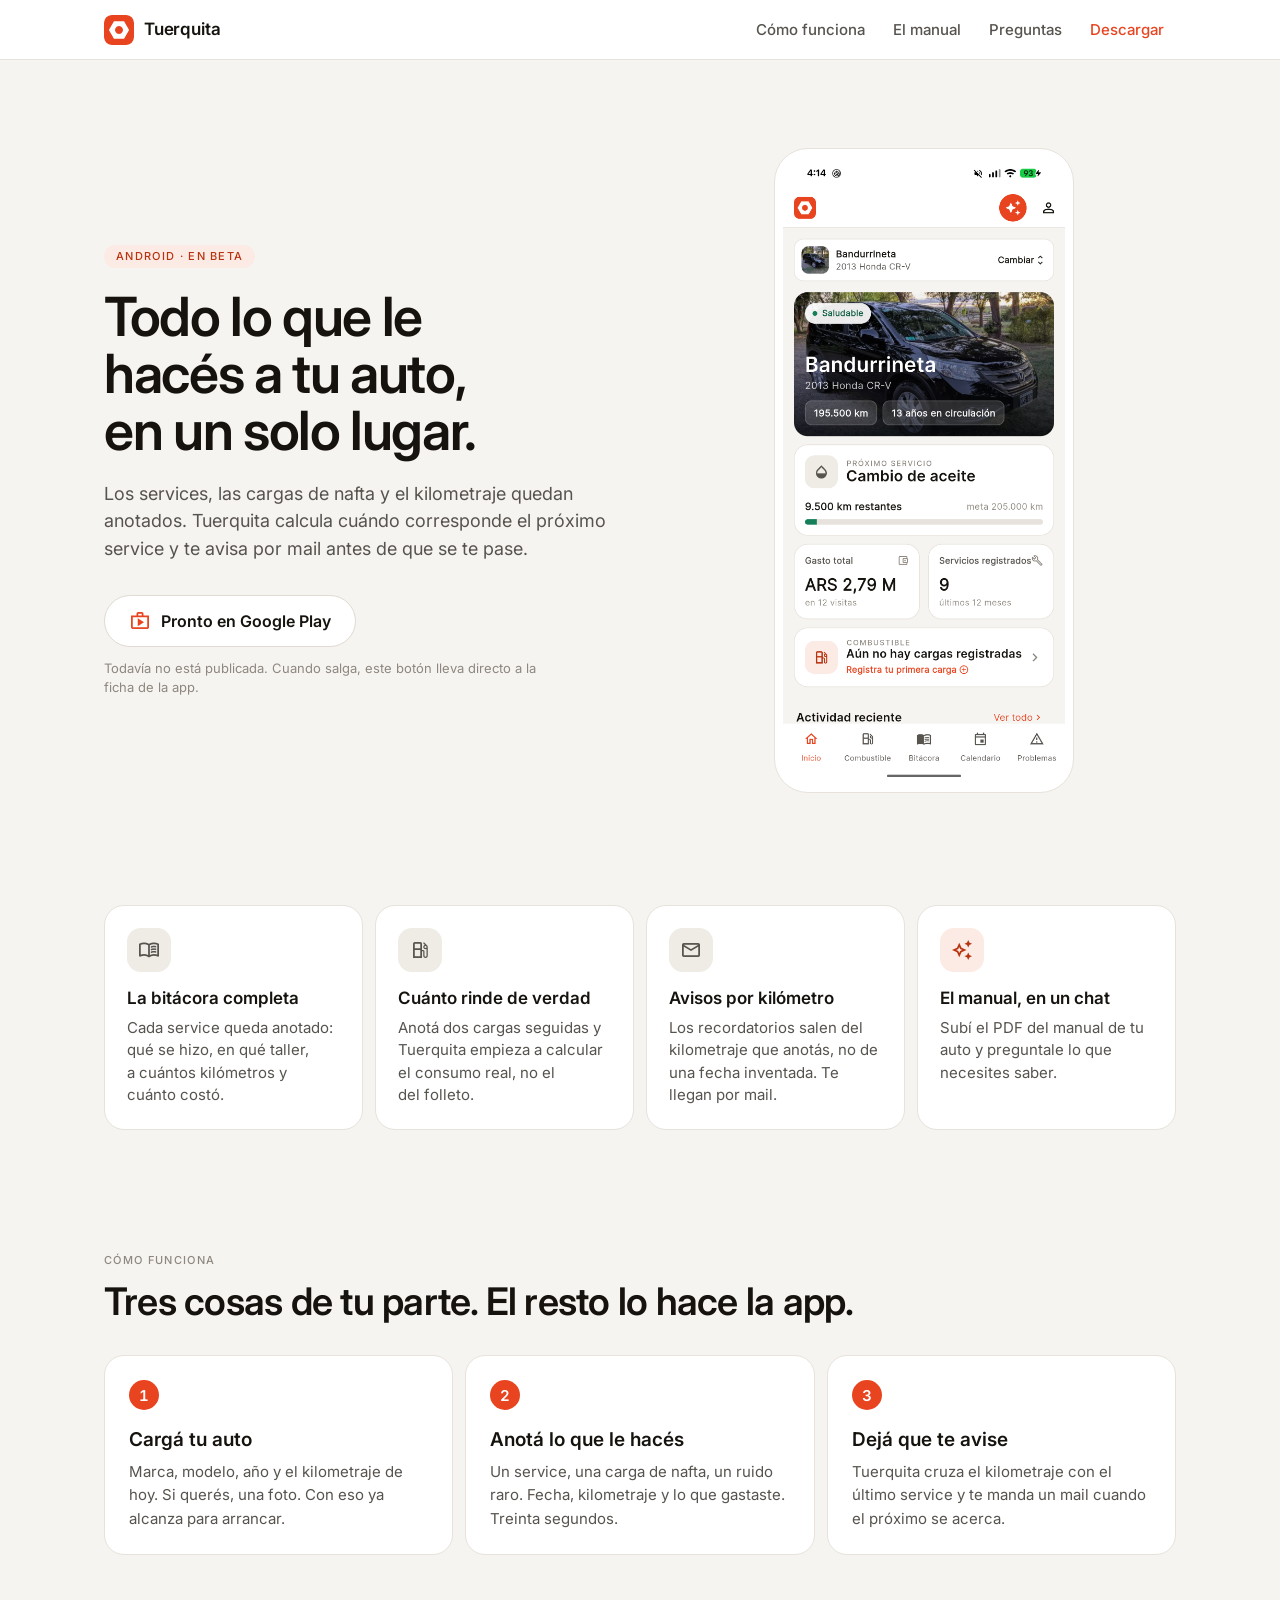
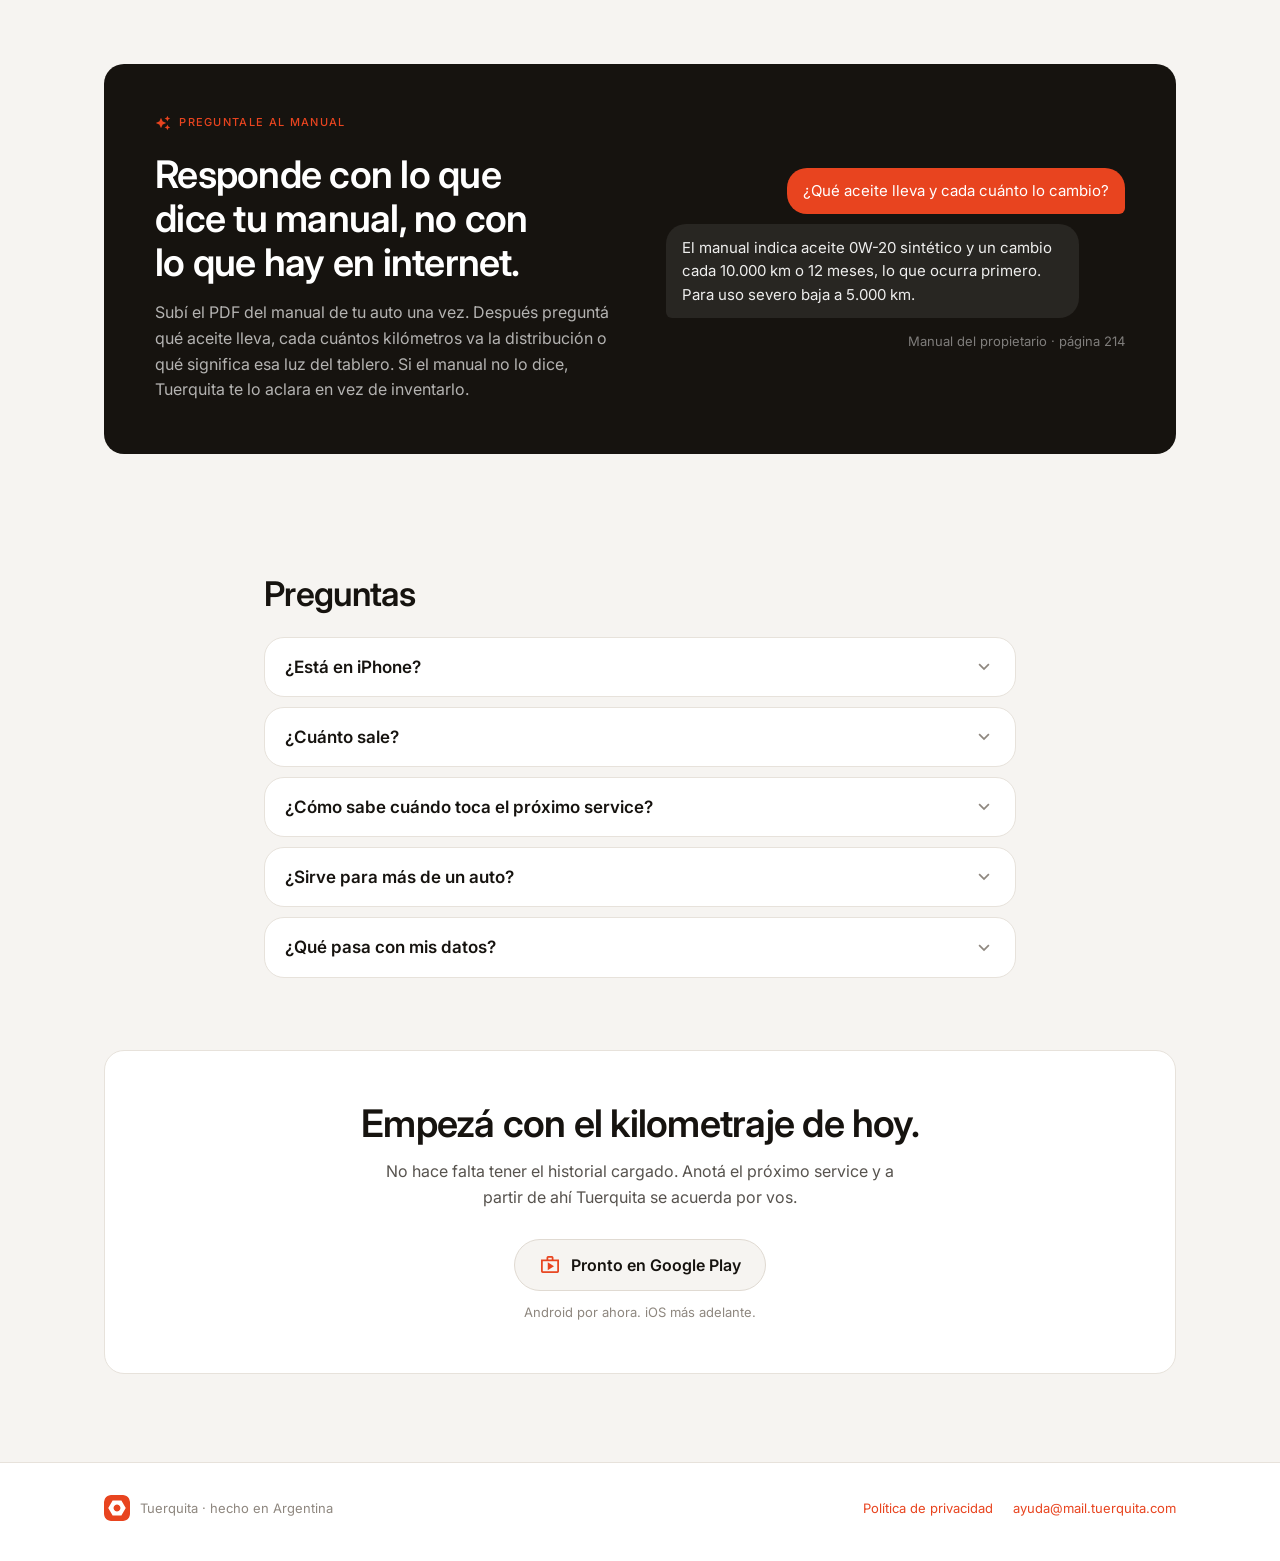
<file: index.html>
<!DOCTYPE html>
<html lang="es-AR">
<head>
<meta charset="utf-8">
<meta name="viewport" content="width=device-width, initial-scale=1">
<title>Tuerquita — el mantenimiento de tu auto, en un solo lugar</title>
<meta name="description" content="Tuerquita anota los services, las cargas de nafta y el kilometraje de tu auto, te avisa por mail cuándo corresponde el próximo service y responde tus dudas con el manual que subís vos. App para Android.">
<link rel="canonical" href="https://tuerquita.com/">
<meta property="og:type" content="website">
<meta property="og:site_name" content="Tuerquita">
<meta property="og:title" content="Tuerquita — el mantenimiento de tu auto, en un solo lugar">
<meta property="og:description" content="Tuerquita anota los services, las cargas de nafta y el kilometraje de tu auto, te avisa por mail cuándo corresponde el próximo service y responde tus dudas con el manual que subís vos. App para Android.">
<meta property="og:image" content="https://tuerquita.com/assets/app_icon.png">
<meta property="og:locale" content="es_AR">
<meta name="twitter:card" content="summary">
<meta name="theme-color" content="#E8441F">
<link rel="icon" href="assets/logo.svg">
<link rel="apple-touch-icon" href="assets/app_icon.png">
<link rel="stylesheet" href="css/styles.css">
<style>
  html { scroll-behavior: smooth; }
  body { margin: 0; background: var(--bg-page); color: var(--text-primary); font-family: var(--font-sans); -webkit-font-smoothing: antialiased; }
  a { color: var(--text-link); text-decoration: none; }
  a:hover { color: var(--tq-brand-pressed); }
  img { max-width: 100%; }
  nav a:hover, footer a:hover { color: var(--tq-brand-pressed); }
  [data-faq] > div:first-child:hover { background: var(--tq-canvas); }
  [data-cta="play"] a:hover { background: var(--action-primary-bg-pressed); color: var(--action-primary-fg); }
</style>
</head>
<body>
<div style="min-height: 100vh; background: var(--bg-page)">

  <header style="position: sticky; top: 0; z-index: 20; background: var(--surface-card); border-bottom: 1px solid var(--border-default)">
    <div style="max-width: 1120px; margin: 0 auto; padding: 12px 24px; display: flex; align-items: center; justify-content: space-between; gap: 24px">
      <a href="#" style="display: flex; align-items: center; gap: 10px; color: var(--text-primary)">
        <img src="assets/logo.svg" alt="Tuerquita" style="width: 30px; height: 30px; border-radius: 8px; display: block">
        <span style="font: 600 17px/1 var(--font-sans); letter-spacing: -0.01em">Tuerquita</span>
      </a>
      <nav style="display: flex; align-items: center; gap: 4px; flex-wrap: wrap; justify-content: flex-end">
        <a href="#funciona" style="padding: 10px 12px; font: 500 15px/1 var(--font-sans); color: var(--text-secondary)">Cómo funciona</a>
        <a href="#manual" style="padding: 10px 12px; font: 500 15px/1 var(--font-sans); color: var(--text-secondary)">El manual</a>
        <a href="#preguntas" style="padding: 10px 12px; font: 500 15px/1 var(--font-sans); color: var(--text-secondary)">Preguntas</a>
        <a href="#descargar" style="padding: 10px 12px; font: 500 15px/1 var(--font-sans); color: var(--text-link)">Descargar</a>
      </nav>
    </div>
  </header>

  <section style="max-width: 1120px; margin: 0 auto; padding: clamp(40px, 7vw, 88px) 24px clamp(32px, 5vw, 64px)">
    <div style="display: grid; grid-template-columns: repeat(auto-fit, minmax(320px, 1fr)); gap: clamp(32px, 5vw, 72px); align-items: center">
      <div>
        <div style="display: inline-flex; align-items: center; gap: 8px; background: var(--tq-brand-tint); color: var(--tint-attention-fg); border-radius: var(--radius-full); padding: 6px 12px; font: 500 11px/1 var(--font-sans); text-transform: uppercase; letter-spacing: 0.12em">Android · en beta</div>
        <h1 style="margin: 20px 0 0; font: 600 clamp(34px, 5.4vw, 54px)/1.06 var(--font-sans); letter-spacing: -0.025em; text-wrap: balance">Todo lo que le hacés a tu auto, en un solo lugar.</h1>
        <p style="margin: 20px 0 0; max-width: 30em; font: 400 clamp(16px, 1.6vw, 18px)/1.55 var(--font-sans); color: var(--text-secondary); text-wrap: pretty">Los services, las cargas de nafta y el kilometraje quedan anotados. Tuerquita calcula cuándo corresponde el próximo service y te avisa por mail antes de que se te pase.</p>
        <div style="margin-top: 32px; display: flex; flex-direction: column; align-items: flex-start; gap: 12px">
          <div data-cta="play" style="display: none">
            <a href="#" data-play-link target="_blank" rel="noopener" style="display: inline-flex; align-items: center; gap: 10px; min-height: 52px; padding: 0 24px; border-radius: var(--radius-full); background: var(--action-primary-bg); color: var(--action-primary-fg); font: 600 16px/1 var(--font-sans)">
              <span class="tq-icon" aria-hidden="true" style="font-family: 'Material Symbols Outlined'; font-size: 22px; line-height: 1">shop</span>Descargar en Google Play</a>
            <p style="margin: 0; font: 400 13px/1.45 var(--font-sans); color: var(--text-tertiary)">Gratis mientras esté en beta. Para Android 8 o más nuevo.</p>
          </div>
          <div data-cta="soon" style="display: contents">
            <div style="display: inline-flex; align-items: center; gap: 10px; min-height: 52px; padding: 0 24px; border-radius: var(--radius-full); background: var(--surface-card); border: 1px solid var(--action-secondary-border); color: var(--text-primary); font: 600 16px/1 var(--font-sans)">
              <span class="tq-icon" aria-hidden="true" style="font-family: 'Material Symbols Outlined'; font-size: 22px; line-height: 1; color: var(--tq-brand)">shop</span>Pronto en Google Play</div>
            <p style="margin: 0; max-width: 34em; font: 400 13px/1.45 var(--font-sans); color: var(--text-tertiary); text-wrap: pretty">Todavía no está publicada. Cuando salga, este botón lleva directo a la ficha de la app.</p>
          </div>
        </div>
      </div>
      <div style="display: flex; justify-content: center">
        <div style="width: min(300px, 78vw); border: 1px solid var(--border-default); border-radius: 34px; padding: 8px; background: var(--surface-card)">
          <img src="assets/screen-inicio.png" alt="Pantalla de inicio de Tuerquita con el auto, el próximo service y los gastos" style="display: block; width: 100%; border-radius: 26px">
        </div>
      </div>
    </div>
  </section>

  <section style="max-width: 1120px; margin: 0 auto; padding: clamp(24px, 4vw, 48px) 24px">
    <div style="display: grid; grid-template-columns: repeat(auto-fit, minmax(250px, 1fr)); gap: 12px">
      <div style="background: var(--surface-card); border: 1px solid var(--border-default); border-radius: var(--radius-lg); padding: 22px">
        <div style="width: 44px; height: 44px; border-radius: var(--radius-md); background: var(--tile-bg); display: grid; place-items: center">
          <span class="tq-icon" aria-hidden="true" style="font-family: 'Material Symbols Outlined'; font-size: 22px; color: var(--tile-fg)">menu_book</span>
        </div>
        <h3 style="margin: 16px 0 0; font: 600 17px/1.25 var(--font-sans)">La bitácora completa</h3>
        <p style="margin: 8px 0 0; font: 400 15px/1.5 var(--font-sans); color: var(--text-secondary); text-wrap: pretty">Cada service queda anotado: qué se hizo, en qué taller, a cuántos kilómetros y cuánto costó.</p>
      </div>
      <div style="background: var(--surface-card); border: 1px solid var(--border-default); border-radius: var(--radius-lg); padding: 22px">
        <div style="width: 44px; height: 44px; border-radius: var(--radius-md); background: var(--tile-bg); display: grid; place-items: center">
          <span class="tq-icon" aria-hidden="true" style="font-family: 'Material Symbols Outlined'; font-size: 22px; color: var(--tile-fg)">local_gas_station</span>
        </div>
        <h3 style="margin: 16px 0 0; font: 600 17px/1.25 var(--font-sans)">Cuánto rinde de verdad</h3>
        <p style="margin: 8px 0 0; font: 400 15px/1.5 var(--font-sans); color: var(--text-secondary); text-wrap: pretty">Anotá dos cargas seguidas y Tuerquita empieza a calcular el consumo real, no el del folleto.</p>
      </div>
      <div style="background: var(--surface-card); border: 1px solid var(--border-default); border-radius: var(--radius-lg); padding: 22px">
        <div style="width: 44px; height: 44px; border-radius: var(--radius-md); background: var(--tile-bg); display: grid; place-items: center">
          <span class="tq-icon" aria-hidden="true" style="font-family: 'Material Symbols Outlined'; font-size: 22px; color: var(--tile-fg)">mail</span>
        </div>
        <h3 style="margin: 16px 0 0; font: 600 17px/1.25 var(--font-sans)">Avisos por kilómetro</h3>
        <p style="margin: 8px 0 0; font: 400 15px/1.5 var(--font-sans); color: var(--text-secondary); text-wrap: pretty">Los recordatorios salen del kilometraje que anotás, no de una fecha inventada. Te llegan por mail.</p>
      </div>
      <div style="background: var(--surface-card); border: 1px solid var(--border-default); border-radius: var(--radius-lg); padding: 22px">
        <div style="width: 44px; height: 44px; border-radius: var(--radius-md); background: var(--tint-attention); display: grid; place-items: center">
          <span class="tq-icon" aria-hidden="true" style="font-family: 'Material Symbols Outlined'; font-size: 22px; color: var(--tint-attention-fg)">auto_awesome</span>
        </div>
        <h3 style="margin: 16px 0 0; font: 600 17px/1.25 var(--font-sans)">El manual, en un chat</h3>
        <p style="margin: 8px 0 0; font: 400 15px/1.5 var(--font-sans); color: var(--text-secondary); text-wrap: pretty">Subí el PDF del manual de tu auto y preguntale lo que necesites saber.</p>
      </div>
    </div>
  </section>

  <section id="funciona" style="max-width: 1120px; margin: 0 auto; padding: clamp(40px, 6vw, 80px) 24px">
    <p style="margin: 0; font: 500 11px/1 var(--font-sans); text-transform: uppercase; letter-spacing: 0.12em; color: var(--text-tertiary)">Cómo funciona</p>
    <h2 style="margin: 14px 0 0; max-width: 22em; font: 600 clamp(26px, 3.4vw, 38px)/1.15 var(--font-sans); letter-spacing: -0.02em; text-wrap: balance">Tres cosas de tu parte. El resto lo hace la app.</h2>
    <div style="margin-top: 32px; display: grid; grid-template-columns: repeat(auto-fit, minmax(260px, 1fr)); gap: 12px">
      <div style="background: var(--surface-card); border: 1px solid var(--border-default); border-radius: var(--radius-lg); padding: 24px">
        <span style="display: inline-grid; place-items: center; width: 30px; height: 30px; border-radius: var(--radius-full); background: var(--tq-brand); color: var(--action-primary-fg); font: 600 15px/1 var(--font-sans); font-variant-numeric: tabular-nums">1</span>
        <h3 style="margin: 18px 0 0; font: 600 19px/1.25 var(--font-sans)">Cargá tu auto</h3>
        <p style="margin: 8px 0 0; font: 400 15px/1.55 var(--font-sans); color: var(--text-secondary); text-wrap: pretty">Marca, modelo, año y el kilometraje de hoy. Si querés, una foto. Con eso ya alcanza para arrancar.</p>
      </div>
      <div style="background: var(--surface-card); border: 1px solid var(--border-default); border-radius: var(--radius-lg); padding: 24px">
        <span style="display: inline-grid; place-items: center; width: 30px; height: 30px; border-radius: var(--radius-full); background: var(--tq-brand); color: var(--action-primary-fg); font: 600 15px/1 var(--font-sans); font-variant-numeric: tabular-nums">2</span>
        <h3 style="margin: 18px 0 0; font: 600 19px/1.25 var(--font-sans)">Anotá lo que le hacés</h3>
        <p style="margin: 8px 0 0; font: 400 15px/1.55 var(--font-sans); color: var(--text-secondary); text-wrap: pretty">Un service, una carga de nafta, un ruido raro. Fecha, kilometraje y lo que gastaste. Treinta segundos.</p>
      </div>
      <div style="background: var(--surface-card); border: 1px solid var(--border-default); border-radius: var(--radius-lg); padding: 24px">
        <span style="display: inline-grid; place-items: center; width: 30px; height: 30px; border-radius: var(--radius-full); background: var(--tq-brand); color: var(--action-primary-fg); font: 600 15px/1 var(--font-sans); font-variant-numeric: tabular-nums">3</span>
        <h3 style="margin: 18px 0 0; font: 600 19px/1.25 var(--font-sans)">Dejá que te avise</h3>
        <p style="margin: 8px 0 0; font: 400 15px/1.55 var(--font-sans); color: var(--text-secondary); text-wrap: pretty">Tuerquita cruza el kilometraje con el último service y te manda un mail cuando el próximo se acerca.</p>
      </div>
    </div>
  </section>

  <section id="manual" style="max-width: 1120px; margin: 0 auto; padding: clamp(16px, 3vw, 32px) 24px clamp(40px, 6vw, 72px)">
    <div style="background: var(--surface-inverse); border-radius: var(--radius-lg); padding: clamp(28px, 4vw, 56px); display: grid; grid-template-columns: repeat(auto-fit, minmax(280px, 1fr)); gap: clamp(28px, 4vw, 56px); align-items: center">
      <div>
        <div style="display: inline-flex; align-items: center; gap: 8px; color: var(--tq-brand); font: 500 11px/1 var(--font-sans); text-transform: uppercase; letter-spacing: 0.12em">
          <span class="tq-icon" aria-hidden="true" style="font-family: 'Material Symbols Outlined'; font-size: 16px; font-variation-settings: 'FILL' 1">auto_awesome</span>Preguntale al manual</div>
        <h2 style="margin: 16px 0 0; color: #FFFFFF; font: 600 clamp(26px, 3.4vw, 38px)/1.15 var(--font-sans); letter-spacing: -0.02em; text-wrap: balance">Responde con lo que dice tu manual, no con lo que hay en internet.</h2>
        <p style="margin: 16px 0 0; max-width: 30em; font: 400 16px/1.6 var(--font-sans); color: rgba(255,255,255,.68); text-wrap: pretty">Subí el PDF del manual de tu auto una vez. Después preguntá qué aceite lleva, cada cuántos kilómetros va la distribución o qué significa esa luz del tablero. Si el manual no lo dice, Tuerquita te lo aclara en vez de inventarlo.</p>
      </div>
      <div style="display: flex; flex-direction: column; gap: 10px">
        <div style="align-self: flex-end; max-width: 84%; background: var(--tq-brand); color: #FFFFFF; border-radius: 20px 20px 6px 20px; padding: 12px 16px; font: 400 15px/1.5 var(--font-sans)">¿Qué aceite lleva y cada cuánto lo cambio?</div>
        <div style="align-self: flex-start; max-width: 90%; background: rgba(255,255,255,.08); color: rgba(255,255,255,.92); border-radius: 20px 20px 20px 6px; padding: 12px 16px; font: 400 15px/1.55 var(--font-sans)">El manual indica aceite 0W-20 sintético y un cambio cada 10.000 km o 12 meses, lo que ocurra primero. Para uso severo baja a 5.000 km.</div>
        <p style="margin: 4px 0 0; text-align: right; font: 400 13px/1.4 var(--font-sans); color: rgba(255,255,255,.45)">Manual del propietario · página 214</p>
      </div>
    </div>
  </section>

  <section id="preguntas" style="max-width: 800px; margin: 0 auto; padding: clamp(24px, 4vw, 48px) 24px clamp(40px, 6vw, 72px)">
    <h2 style="margin: 0 0 24px; font: 600 clamp(26px, 3.4vw, 34px)/1.15 var(--font-sans); letter-spacing: -0.02em">Preguntas</h2>
    <div style="display: flex; flex-direction: column; gap: 10px">

      <div data-faq="" style="background: var(--surface-card); border: 1px solid var(--border-default); border-radius: var(--radius-lg); overflow: hidden">
        <div style="display: flex; align-items: center; justify-content: space-between; gap: 16px; padding: 18px 20px; min-height: 44px; cursor: pointer">
          <span style="font: 600 17px/1.3 var(--font-sans)">¿Está en iPhone?</span>
          <span class="tq-icon" aria-hidden="true" style="font-family: 'Material Symbols Outlined'; font-size: 22px; color: var(--text-tertiary); transition: transform 180ms var(--ease-out); transform: rotate(0deg)">expand_more</span>
        </div>
        <div style="display: grid; grid-template-rows: 0fr; transition: grid-template-rows 180ms var(--ease-out)">
          <div style="overflow: hidden">
            <p style="margin: 0; border-top: 1px solid var(--border-default); padding: 14px 20px 18px; font: 400 15px/1.6 var(--font-sans); color: var(--text-secondary)">Todavía no. Tuerquita arrancó en Android y la versión para iOS está en camino, pero no hay fecha. Cuando exista, va a estar acá.</p>
          </div>
        </div>
      </div>

      <div data-faq="" style="background: var(--surface-card); border: 1px solid var(--border-default); border-radius: var(--radius-lg); overflow: hidden">
        <div style="display: flex; align-items: center; justify-content: space-between; gap: 16px; padding: 18px 20px; min-height: 44px; cursor: pointer">
          <span style="font: 600 17px/1.3 var(--font-sans)">¿Cuánto sale?</span>
          <span class="tq-icon" aria-hidden="true" style="font-family: 'Material Symbols Outlined'; font-size: 22px; color: var(--text-tertiary); transition: transform 180ms var(--ease-out); transform: rotate(0deg)">expand_more</span>
        </div>
        <div style="display: grid; grid-template-rows: 0fr; transition: grid-template-rows 180ms var(--ease-out)">
          <div style="overflow: hidden">
            <p style="margin: 0; border-top: 1px solid var(--border-default); padding: 14px 20px 18px; font: 400 15px/1.6 var(--font-sans); color: var(--text-secondary)">Nada mientras esté en beta. Más adelante va a haber un plan pago con funciones extra, y el historial que hayas cargado hasta entonces sigue siendo tuyo y accesible.</p>
          </div>
        </div>
      </div>

      <div data-faq="" style="background: var(--surface-card); border: 1px solid var(--border-default); border-radius: var(--radius-lg); overflow: hidden">
        <div style="display: flex; align-items: center; justify-content: space-between; gap: 16px; padding: 18px 20px; min-height: 44px; cursor: pointer">
          <span style="font: 600 17px/1.3 var(--font-sans)">¿Cómo sabe cuándo toca el próximo service?</span>
          <span class="tq-icon" aria-hidden="true" style="font-family: 'Material Symbols Outlined'; font-size: 22px; color: var(--text-tertiary); transition: transform 180ms var(--ease-out); transform: rotate(0deg)">expand_more</span>
        </div>
        <div style="display: grid; grid-template-rows: 0fr; transition: grid-template-rows 180ms var(--ease-out)">
          <div style="overflow: hidden">
            <p style="margin: 0; border-top: 1px solid var(--border-default); padding: 14px 20px 18px; font: 400 15px/1.6 var(--font-sans); color: var(--text-secondary)">Por el kilometraje. Cada vez que anotás una carga o un service actualizás el odómetro, y Tuerquita compara contra el intervalo del service anterior. Cuando falta poco, te llega un mail.</p>
          </div>
        </div>
      </div>

      <div data-faq="" style="background: var(--surface-card); border: 1px solid var(--border-default); border-radius: var(--radius-lg); overflow: hidden">
        <div style="display: flex; align-items: center; justify-content: space-between; gap: 16px; padding: 18px 20px; min-height: 44px; cursor: pointer">
          <span style="font: 600 17px/1.3 var(--font-sans)">¿Sirve para más de un auto?</span>
          <span class="tq-icon" aria-hidden="true" style="font-family: 'Material Symbols Outlined'; font-size: 22px; color: var(--text-tertiary); transition: transform 180ms var(--ease-out); transform: rotate(0deg)">expand_more</span>
        </div>
        <div style="display: grid; grid-template-rows: 0fr; transition: grid-template-rows 180ms var(--ease-out)">
          <div style="overflow: hidden">
            <p style="margin: 0; border-top: 1px solid var(--border-default); padding: 14px 20px 18px; font: 400 15px/1.6 var(--font-sans); color: var(--text-secondary)">Sí. Podés tener varios autos y cambiar de uno a otro desde arriba de cada pantalla. Cada uno lleva su propia bitácora, sus cargas y sus recordatorios.</p>
          </div>
        </div>
      </div>

      <div data-faq="" style="background: var(--surface-card); border: 1px solid var(--border-default); border-radius: var(--radius-lg); overflow: hidden">
        <div style="display: flex; align-items: center; justify-content: space-between; gap: 16px; padding: 18px 20px; min-height: 44px; cursor: pointer">
          <span style="font: 600 17px/1.3 var(--font-sans)">¿Qué pasa con mis datos?</span>
          <span class="tq-icon" aria-hidden="true" style="font-family: 'Material Symbols Outlined'; font-size: 22px; color: var(--text-tertiary); transition: transform 180ms var(--ease-out); transform: rotate(0deg)">expand_more</span>
        </div>
        <div style="display: grid; grid-template-rows: 0fr; transition: grid-template-rows 180ms var(--ease-out)">
          <div style="overflow: hidden">
            <p style="margin: 0; border-top: 1px solid var(--border-default); padding: 14px 20px 18px; font: 400 15px/1.6 var(--font-sans); color: var(--text-secondary)">No se venden ni se comparten con anunciantes. No hay publicidad ni rastreo de terceros. Están para que la app funcione y nada más. Está todo explicado en la <a href="privacidad.html">política de privacidad</a>.</p>
          </div>
        </div>
      </div>

    </div>
  </section>

  <section id="descargar" style="max-width: 1120px; margin: 0 auto; padding: 0 24px clamp(48px, 7vw, 88px)">
    <div style="background: var(--surface-card); border: 1px solid var(--border-default); border-radius: var(--radius-lg); padding: clamp(28px, 4vw, 56px); text-align: center">
      <h2 style="margin: 0 auto; max-width: 20em; font: 600 clamp(26px, 3.4vw, 38px)/1.15 var(--font-sans); letter-spacing: -0.02em; text-wrap: balance">Empezá con el kilometraje de hoy.</h2>
      <p style="margin: 14px auto 0; max-width: 34em; font: 400 16px/1.6 var(--font-sans); color: var(--text-secondary); text-wrap: pretty">No hace falta tener el historial cargado. Anotá el próximo service y a partir de ahí Tuerquita se acuerda por vos.</p>
      <div style="margin-top: 28px; display: flex; flex-direction: column; align-items: center; gap: 12px">
        <div data-cta="play" style="display: none">
          <a href="#" data-play-link target="_blank" rel="noopener" style="display: inline-flex; align-items: center; gap: 10px; min-height: 52px; padding: 0 24px; border-radius: var(--radius-full); background: var(--action-primary-bg); color: var(--action-primary-fg); font: 600 16px/1 var(--font-sans)">
            <span class="tq-icon" aria-hidden="true" style="font-family: 'Material Symbols Outlined'; font-size: 22px; line-height: 1">shop</span>Descargar en Google Play</a>
        </div>
        <div data-cta="soon" style="display: contents">
          <div style="display: inline-flex; align-items: center; gap: 10px; min-height: 52px; padding: 0 24px; border-radius: var(--radius-full); background: var(--tq-canvas); border: 1px solid var(--action-secondary-border); color: var(--text-primary); font: 600 16px/1 var(--font-sans)">
            <span class="tq-icon" aria-hidden="true" style="font-family: 'Material Symbols Outlined'; font-size: 22px; line-height: 1; color: var(--tq-brand)">shop</span>Pronto en Google Play</div>
        </div>
        <p style="margin: 0; font: 400 13px/1.45 var(--font-sans); color: var(--text-tertiary)">Android por ahora. iOS más adelante.</p>
      </div>
    </div>
  </section>

  <footer style="border-top: 1px solid var(--border-default); background: var(--surface-card)">
    <div style="max-width: 1120px; margin: 0 auto; padding: 32px 24px 40px; display: flex; flex-wrap: wrap; gap: 24px; align-items: center; justify-content: space-between">
      <div style="display: flex; align-items: center; gap: 10px">
        <img src="assets/logo.svg" alt="" style="width: 26px; height: 26px; border-radius: 7px; display: block">
        <span style="font: 400 13px/1.4 var(--font-sans); color: var(--text-tertiary)">Tuerquita · hecho en Argentina</span>
      </div>
      <div style="display: flex; flex-wrap: wrap; gap: 20px; align-items: center">
        <a href="privacidad.html" style="font: 400 13px/1.4 var(--font-sans)">Política de privacidad</a>
        <a href="mailto:ayuda@mail.tuerquita.com" style="font: 400 13px/1.4 var(--font-sans)">ayuda@mail.tuerquita.com</a>
      </div>
    </div>
  </footer>

</div>
<script src="app.js"></script>
</body>
</html>
</file>
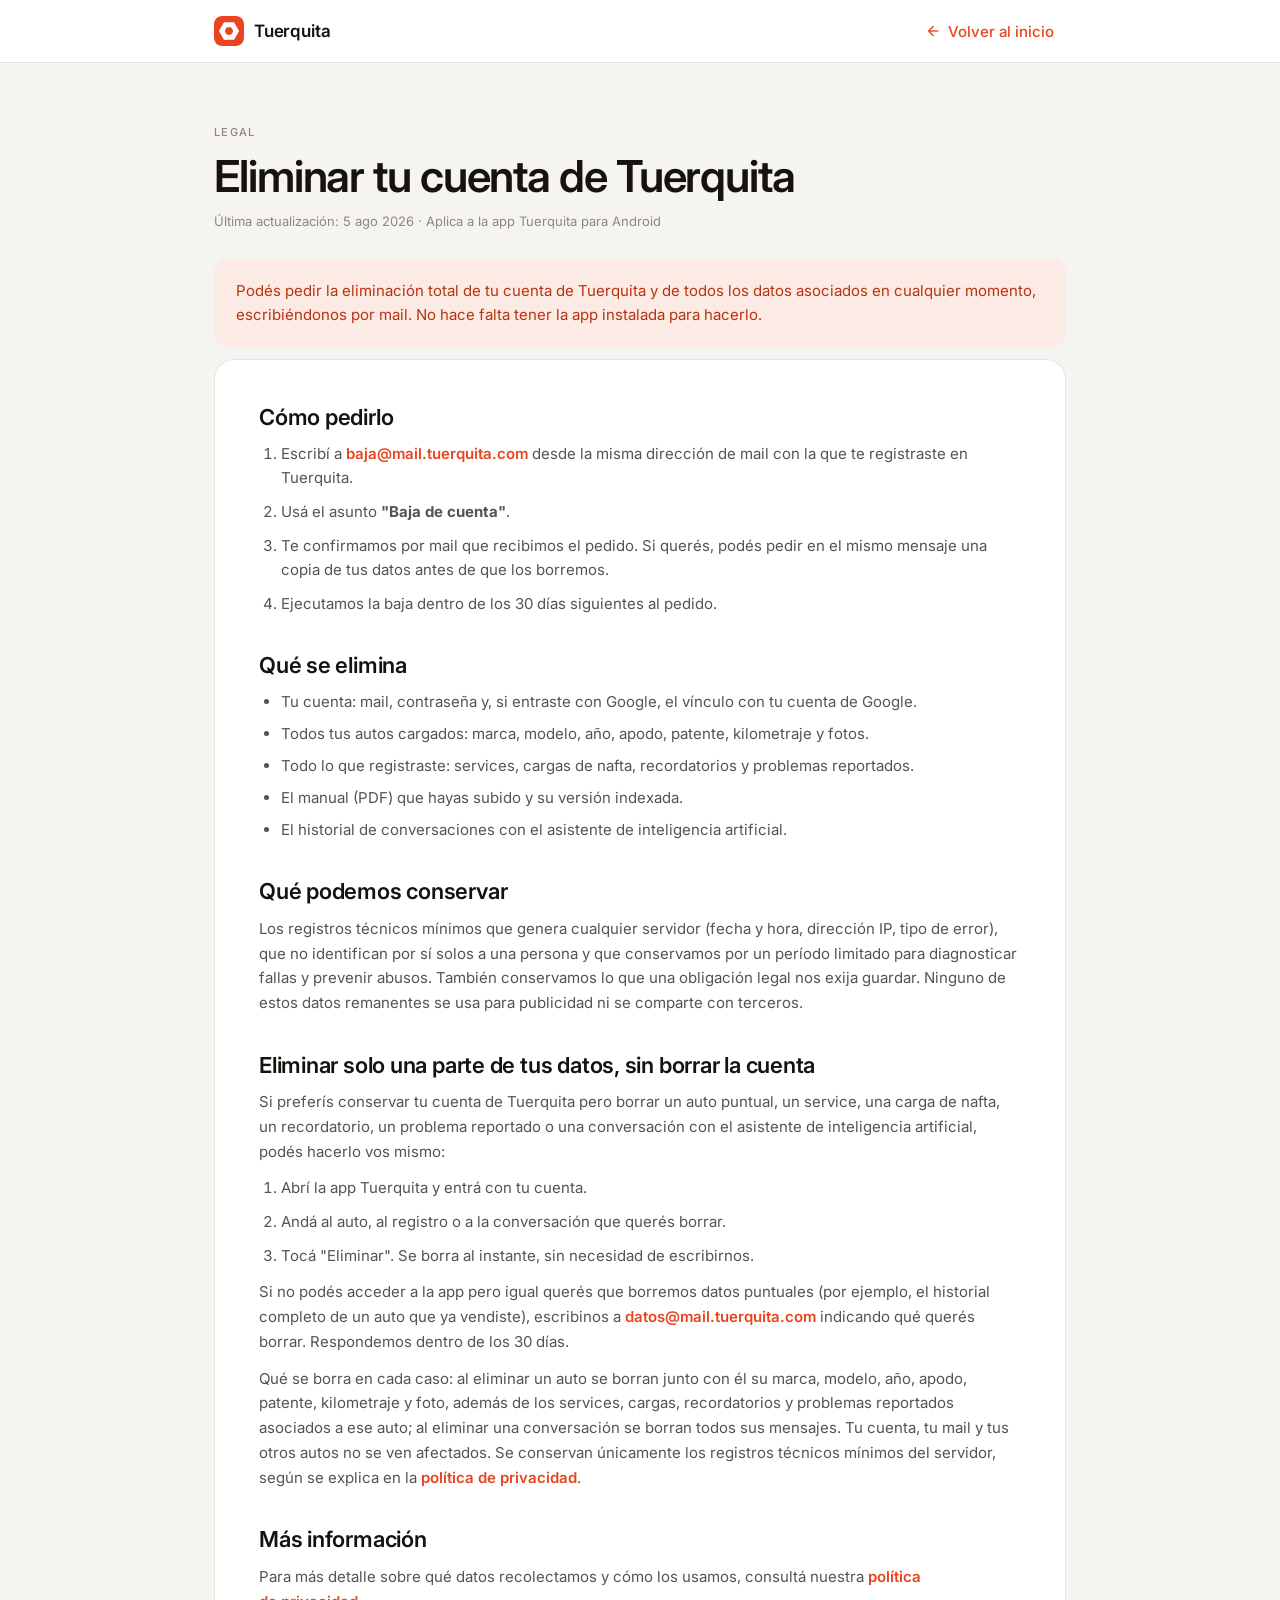
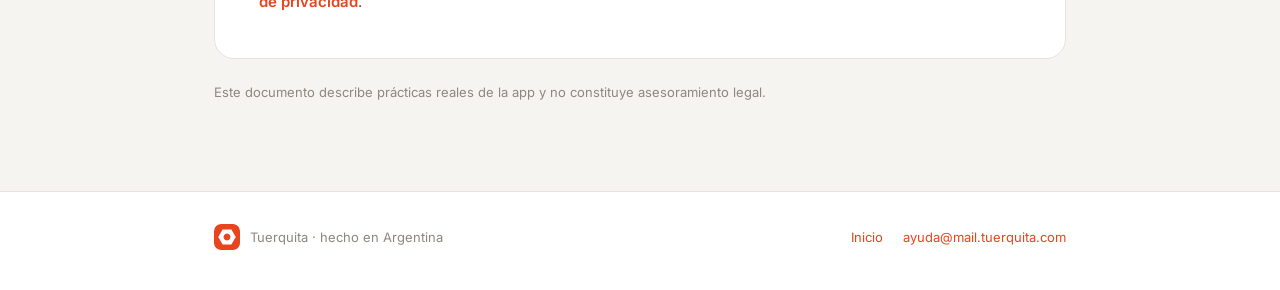
<file: eliminar-cuenta.html>
<!DOCTYPE html>
<html lang="es-AR">
<head>
<meta charset="utf-8">
<meta name="viewport" content="width=device-width, initial-scale=1">
<title>Eliminar cuenta — Tuerquita</title>
<meta name="description" content="Cómo pedir que se elimine tu cuenta de Tuerquita y qué pasa con tus datos al hacerlo.">
<link rel="canonical" href="https://tuerquita.com/eliminar-cuenta.html">
<meta property="og:type" content="website">
<meta property="og:site_name" content="Tuerquita">
<meta property="og:title" content="Eliminar cuenta — Tuerquita">
<meta property="og:description" content="Cómo pedir que se elimine tu cuenta de Tuerquita y qué pasa con tus datos al hacerlo.">
<meta property="og:image" content="https://tuerquita.com/assets/app_icon.png">
<meta property="og:locale" content="es_AR">
<meta name="twitter:card" content="summary">
<meta name="theme-color" content="#E8441F">
<link rel="icon" href="assets/logo.svg">
<link rel="apple-touch-icon" href="assets/app_icon.png">
<link rel="stylesheet" href="css/styles.css">
<style>
  html { scroll-behavior: smooth; }
  body { margin: 0; background: var(--bg-page); color: var(--text-primary); font-family: var(--font-sans); -webkit-font-smoothing: antialiased; }
  a { color: var(--text-link); text-decoration: none; }
  a:hover { color: var(--tq-brand-pressed); }
  img { max-width: 100%; }
  footer a:hover, header a:hover { color: var(--tq-brand-pressed); }
</style>
</head>
<body>
<div style="min-height: 100vh; background: var(--bg-page)">

  <header style="background: var(--surface-card); border-bottom: 1px solid var(--border-default)">
    <div style="max-width: 900px; margin: 0 auto; padding: 12px 24px; display: flex; align-items: center; justify-content: space-between; gap: 24px">
      <a href="index.html" style="display: flex; align-items: center; gap: 10px; color: var(--text-primary)">
        <img src="assets/logo.svg" alt="Tuerquita" style="width: 30px; height: 30px; border-radius: 8px; display: block">
        <span style="font: 600 17px/1 var(--font-sans); letter-spacing: -0.01em">Tuerquita</span>
      </a>
      <a href="index.html" style="display: inline-flex; align-items: center; gap: 6px; padding: 10px 12px; font: 500 15px/1 var(--font-sans)">
        <span class="tq-icon" aria-hidden="true" style="font-family: 'Material Symbols Outlined'; font-size: 18px">arrow_back</span>Volver al inicio</a>
    </div>
  </header>

  <main style="max-width: 900px; margin: 0 auto; padding: clamp(32px, 5vw, 64px) 24px clamp(48px, 7vw, 88px)">

    <p style="margin: 0; font: 500 11px/1 var(--font-sans); text-transform: uppercase; letter-spacing: 0.12em; color: var(--text-tertiary)">Legal</p>
    <h1 style="margin: 14px 0 0; font: 600 clamp(30px, 4.4vw, 44px)/1.1 var(--font-sans); letter-spacing: -0.025em">Eliminar tu cuenta de Tuerquita</h1>
    <p style="margin: 12px 0 0; font: 400 13px/1.4 var(--font-sans); color: var(--text-tertiary)">Última actualización: 5 ago 2026 · Aplica a la app Tuerquita para Android</p>

    <div style="margin-top: 28px; background: var(--tq-brand-tint); border-radius: var(--radius-md); padding: 20px 22px">
      <p style="margin: 0; font: 400 15px/1.6 var(--font-sans); color: var(--tint-attention-fg); text-wrap: pretty">Podés pedir la eliminación total de tu cuenta de Tuerquita y de todos los datos asociados en cualquier momento, escribiéndonos por mail. No hace falta tener la app instalada para hacerlo.</p>
    </div>

    <div style="margin-top: 12px; background: var(--surface-card); border: 1px solid var(--border-default); border-radius: var(--radius-lg); padding: clamp(24px, 4vw, 44px)">

      <h2 style="margin: 0; font: 600 22px/1.2 var(--font-sans); letter-spacing: -0.01em">Cómo pedirlo</h2>
      <ol style="margin: 12px 0 0; padding-left: 22px; display: flex; flex-direction: column; gap: 10px; font: 400 15px/1.6 var(--font-sans); color: var(--text-secondary)">
        <li>Escribí a <a href="mailto:baja@mail.tuerquita.com?subject=Baja%20de%20cuenta">baja@mail.tuerquita.com</a> desde la misma dirección de mail con la que te registraste en Tuerquita.</li>
        <li>Usá el asunto <strong>"Baja de cuenta"</strong>.</li>
        <li>Te confirmamos por mail que recibimos el pedido. Si querés, podés pedir en el mismo mensaje una copia de tus datos antes de que los borremos.</li>
        <li>Ejecutamos la baja dentro de los 30 días siguientes al pedido.</li>
      </ol>

      <h2 style="margin: 36px 0 0; font: 600 22px/1.2 var(--font-sans); letter-spacing: -0.01em">Qué se elimina</h2>
      <ul style="margin: 12px 0 0; padding-left: 22px; display: flex; flex-direction: column; gap: 8px; font: 400 15px/1.6 var(--font-sans); color: var(--text-secondary)">
        <li>Tu cuenta: mail, contraseña y, si entraste con Google, el vínculo con tu cuenta de Google.</li>
        <li>Todos tus autos cargados: marca, modelo, año, apodo, patente, kilometraje y fotos.</li>
        <li>Todo lo que registraste: services, cargas de nafta, recordatorios y problemas reportados.</li>
        <li>El manual (PDF) que hayas subido y su versión indexada.</li>
        <li>El historial de conversaciones con el asistente de inteligencia artificial.</li>
      </ul>

      <h2 style="margin: 36px 0 0; font: 600 22px/1.2 var(--font-sans); letter-spacing: -0.01em">Qué podemos conservar</h2>
      <p style="margin: 12px 0 0; font: 400 15px/1.65 var(--font-sans); color: var(--text-secondary); text-wrap: pretty">Los registros técnicos mínimos que genera cualquier servidor (fecha y hora, dirección IP, tipo de error), que no identifican por sí solos a una persona y que conservamos por un período limitado para diagnosticar fallas y prevenir abusos. También conservamos lo que una obligación legal nos exija guardar. Ninguno de estos datos remanentes se usa para publicidad ni se comparte con terceros.</p>

      <h2 id="datos" style="margin: 36px 0 0; font: 600 22px/1.2 var(--font-sans); letter-spacing: -0.01em">Eliminar solo una parte de tus datos, sin borrar la cuenta</h2>
      <p style="margin: 12px 0 0; font: 400 15px/1.65 var(--font-sans); color: var(--text-secondary); text-wrap: pretty">Si preferís conservar tu cuenta de Tuerquita pero borrar un auto puntual, un service, una carga de nafta, un recordatorio, un problema reportado o una conversación con el asistente de inteligencia artificial, podés hacerlo vos mismo:</p>
      <ol style="margin: 12px 0 0; padding-left: 22px; display: flex; flex-direction: column; gap: 10px; font: 400 15px/1.6 var(--font-sans); color: var(--text-secondary)">
        <li>Abrí la app Tuerquita y entrá con tu cuenta.</li>
        <li>Andá al auto, al registro o a la conversación que querés borrar.</li>
        <li>Tocá "Eliminar". Se borra al instante, sin necesidad de escribirnos.</li>
      </ol>
      <p style="margin: 12px 0 0; font: 400 15px/1.65 var(--font-sans); color: var(--text-secondary); text-wrap: pretty">Si no podés acceder a la app pero igual querés que borremos datos puntuales (por ejemplo, el historial completo de un auto que ya vendiste), escribinos a <a href="mailto:datos@mail.tuerquita.com">datos@mail.tuerquita.com</a> indicando qué querés borrar. Respondemos dentro de los 30 días.</p>
      <p style="margin: 12px 0 0; font: 400 15px/1.65 var(--font-sans); color: var(--text-secondary); text-wrap: pretty">Qué se borra en cada caso: al eliminar un auto se borran junto con él su marca, modelo, año, apodo, patente, kilometraje y foto, además de los services, cargas, recordatorios y problemas reportados asociados a ese auto; al eliminar una conversación se borran todos sus mensajes. Tu cuenta, tu mail y tus otros autos no se ven afectados. Se conservan únicamente los registros técnicos mínimos del servidor, según se explica en la <a href="privacidad.html">política de privacidad</a>.</p>

      <h2 style="margin: 36px 0 0; font: 600 22px/1.2 var(--font-sans); letter-spacing: -0.01em">Más información</h2>
      <p style="margin: 12px 0 0; font: 400 15px/1.65 var(--font-sans); color: var(--text-secondary); text-wrap: pretty">Para más detalle sobre qué datos recolectamos y cómo los usamos, consultá nuestra <a href="privacidad.html">política de privacidad</a>.</p>

    </div>

    <p style="margin: 24px 0 0; font: 400 13px/1.5 var(--font-sans); color: var(--text-tertiary); text-wrap: pretty">Este documento describe prácticas reales de la app y no constituye asesoramiento legal.</p>

  </main>

  <footer style="border-top: 1px solid var(--border-default); background: var(--surface-card)">
    <div style="max-width: 900px; margin: 0 auto; padding: 32px 24px 40px; display: flex; flex-wrap: wrap; gap: 24px; align-items: center; justify-content: space-between">
      <div style="display: flex; align-items: center; gap: 10px">
        <img src="assets/logo.svg" alt="" style="width: 26px; height: 26px; border-radius: 7px; display: block">
        <span style="font: 400 13px/1.4 var(--font-sans); color: var(--text-tertiary)">Tuerquita · hecho en Argentina</span>
      </div>
      <div style="display: flex; flex-wrap: wrap; gap: 20px; align-items: center">
        <a href="index.html" style="font: 400 13px/1.4 var(--font-sans)">Inicio</a>
        <a href="mailto:ayuda@mail.tuerquita.com" style="font: 400 13px/1.4 var(--font-sans)">ayuda@mail.tuerquita.com</a>
      </div>
    </div>
  </footer>

</div>
</body>
</html>
</file>
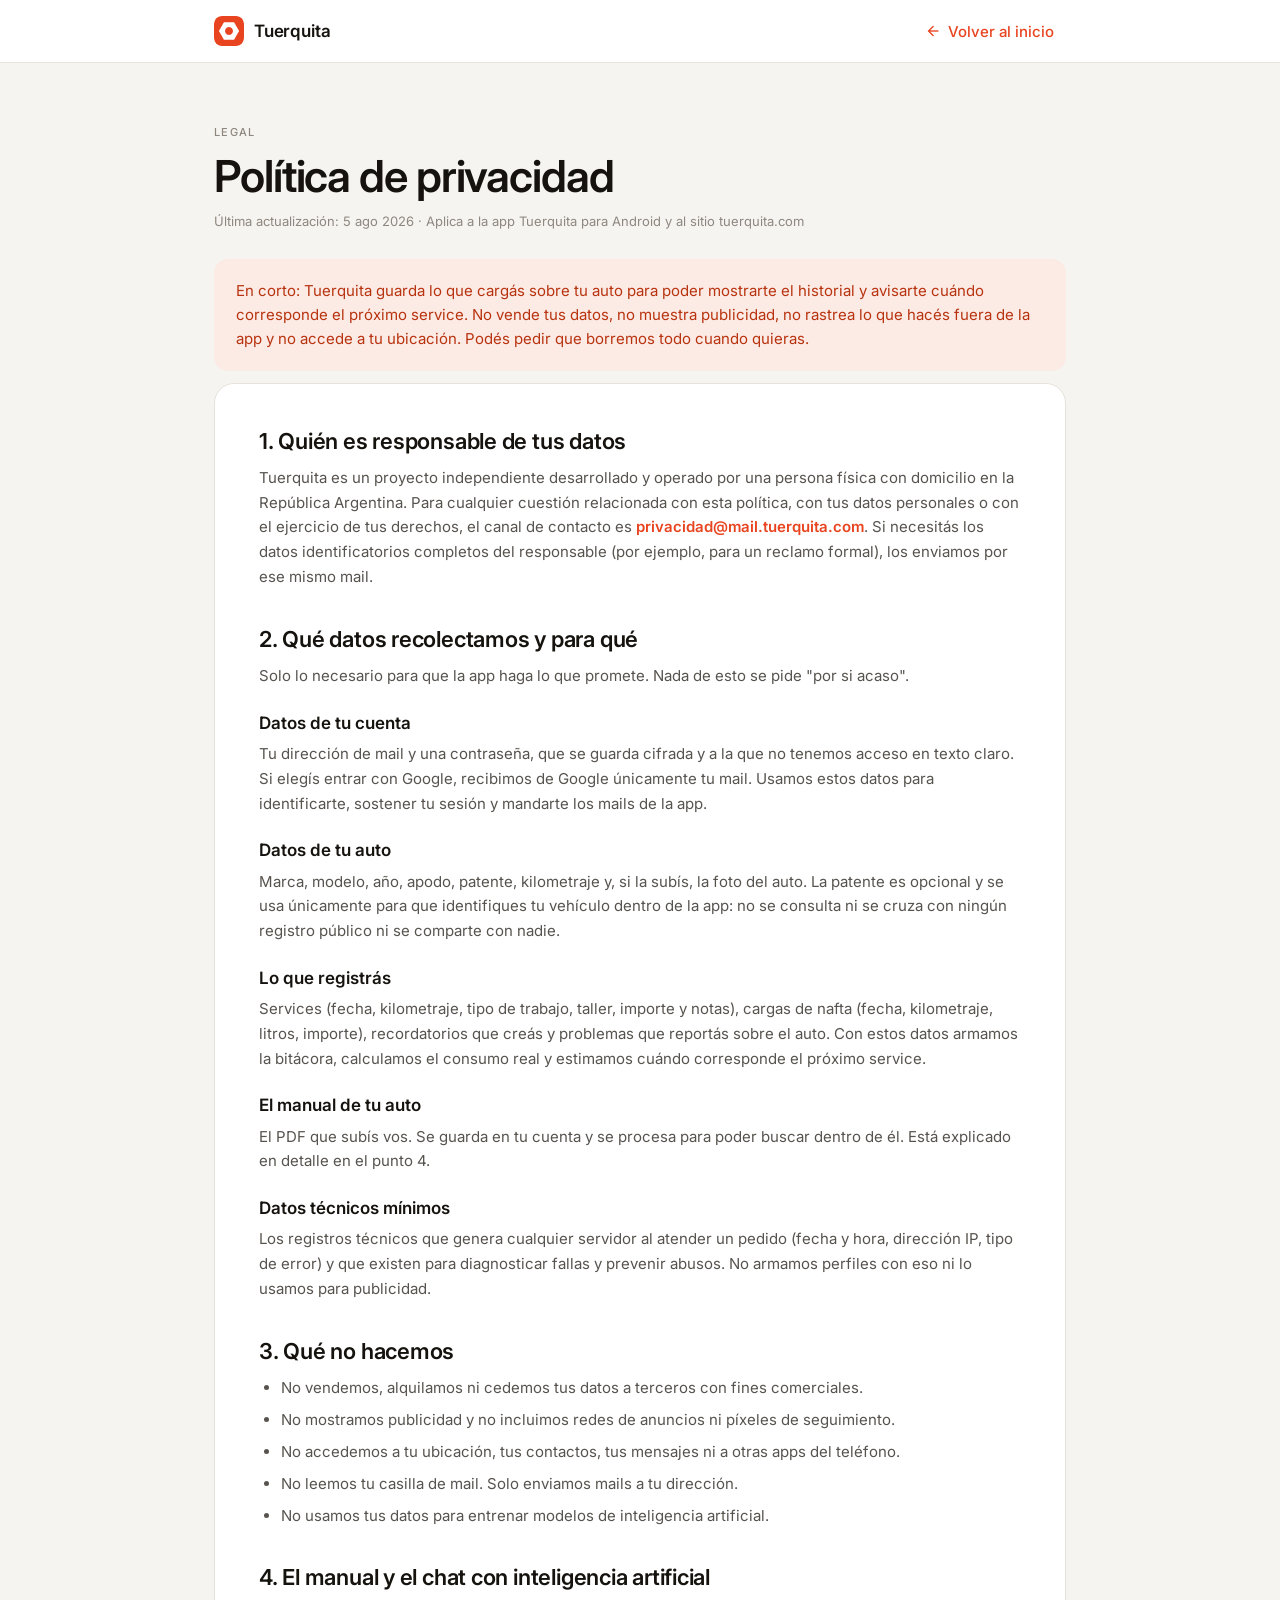
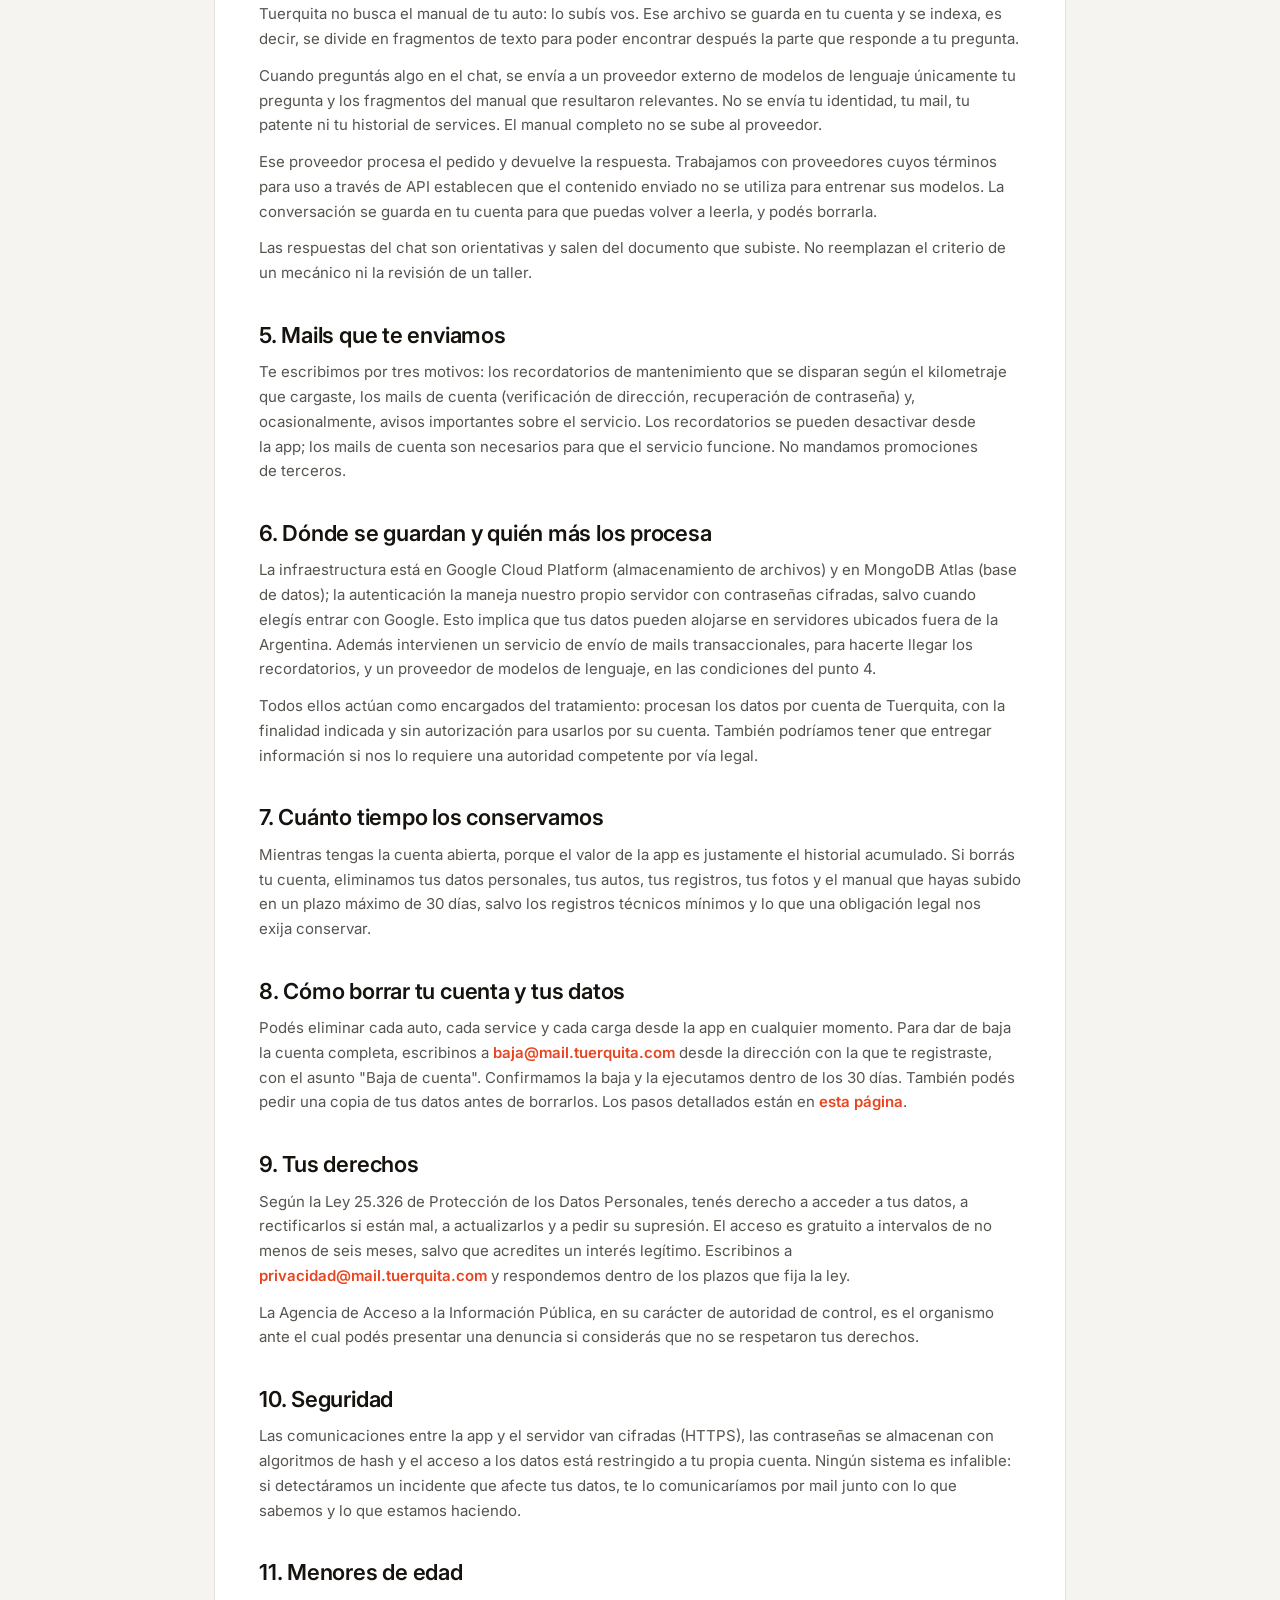
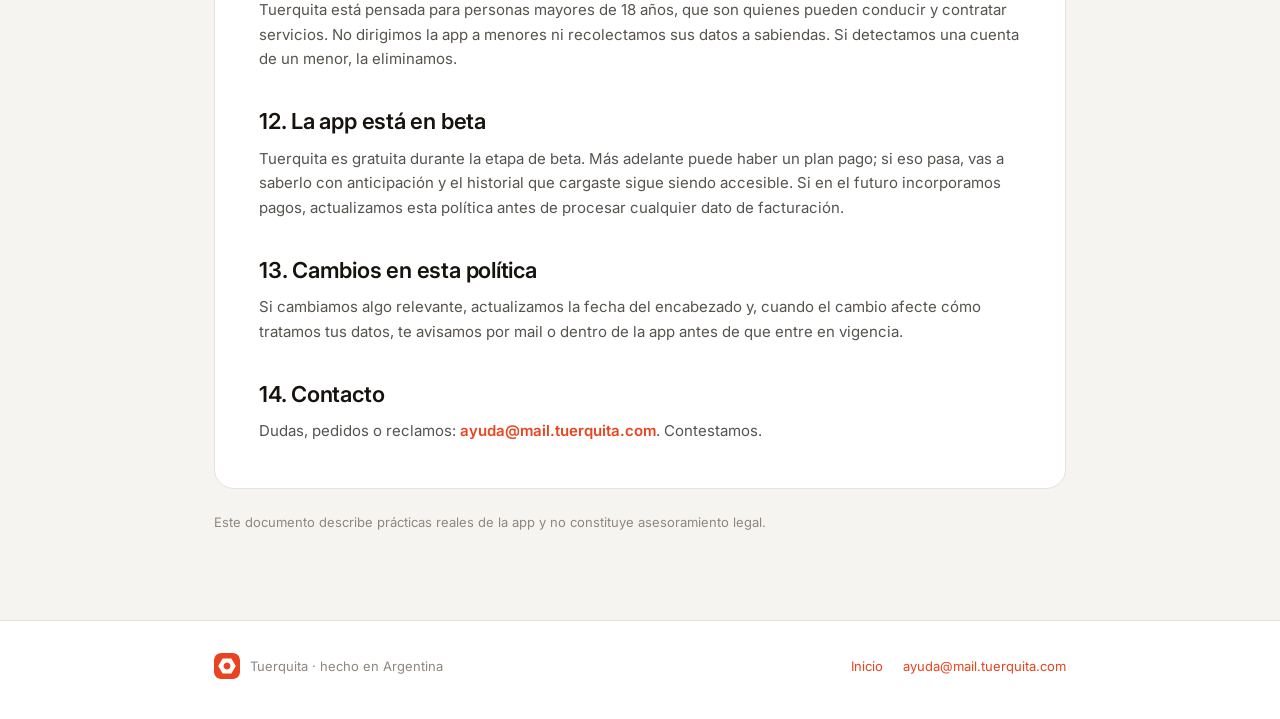
<file: privacidad.html>
<!DOCTYPE html>
<html lang="es-AR">
<head>
<meta charset="utf-8">
<meta name="viewport" content="width=device-width, initial-scale=1">
<title>Política de privacidad — Tuerquita</title>
<meta name="description" content="Qué datos guarda Tuerquita, para qué los usa, con quién los comparte y cómo pedir que se borren.">
<link rel="canonical" href="https://tuerquita.com/privacidad.html">
<meta property="og:type" content="website">
<meta property="og:site_name" content="Tuerquita">
<meta property="og:title" content="Política de privacidad — Tuerquita">
<meta property="og:description" content="Qué datos guarda Tuerquita, para qué los usa, con quién los comparte y cómo pedir que se borren.">
<meta property="og:image" content="https://tuerquita.com/assets/app_icon.png">
<meta property="og:locale" content="es_AR">
<meta name="twitter:card" content="summary">
<meta name="theme-color" content="#E8441F">
<link rel="icon" href="assets/logo.svg">
<link rel="apple-touch-icon" href="assets/app_icon.png">
<link rel="stylesheet" href="css/styles.css">
<style>
  html { scroll-behavior: smooth; }
  body { margin: 0; background: var(--bg-page); color: var(--text-primary); font-family: var(--font-sans); -webkit-font-smoothing: antialiased; }
  a { color: var(--text-link); text-decoration: none; }
  a:hover { color: var(--tq-brand-pressed); }
  img { max-width: 100%; }
  footer a:hover, header a:hover { color: var(--tq-brand-pressed); }
</style>
</head>
<body>
<div style="min-height: 100vh; background: var(--bg-page)">

  <header style="background: var(--surface-card); border-bottom: 1px solid var(--border-default)">
    <div style="max-width: 900px; margin: 0 auto; padding: 12px 24px; display: flex; align-items: center; justify-content: space-between; gap: 24px">
      <a href="index.html" style="display: flex; align-items: center; gap: 10px; color: var(--text-primary)">
        <img src="assets/logo.svg" alt="Tuerquita" style="width: 30px; height: 30px; border-radius: 8px; display: block">
        <span style="font: 600 17px/1 var(--font-sans); letter-spacing: -0.01em">Tuerquita</span>
      </a>
      <a href="index.html" style="display: inline-flex; align-items: center; gap: 6px; padding: 10px 12px; font: 500 15px/1 var(--font-sans)">
        <span class="tq-icon" aria-hidden="true" style="font-family: 'Material Symbols Outlined'; font-size: 18px">arrow_back</span>Volver al inicio</a>
    </div>
  </header>

  <main style="max-width: 900px; margin: 0 auto; padding: clamp(32px, 5vw, 64px) 24px clamp(48px, 7vw, 88px)">

    <p style="margin: 0; font: 500 11px/1 var(--font-sans); text-transform: uppercase; letter-spacing: 0.12em; color: var(--text-tertiary)">Legal</p>
    <h1 style="margin: 14px 0 0; font: 600 clamp(30px, 4.4vw, 44px)/1.1 var(--font-sans); letter-spacing: -0.025em">Política de privacidad</h1>
    <p style="margin: 12px 0 0; font: 400 13px/1.4 var(--font-sans); color: var(--text-tertiary)">Última actualización: 5 ago 2026 · Aplica a la app Tuerquita para Android y al sitio tuerquita.com</p>

    <div style="margin-top: 28px; background: var(--tq-brand-tint); border-radius: var(--radius-md); padding: 20px 22px">
      <p style="margin: 0; font: 400 15px/1.6 var(--font-sans); color: var(--tint-attention-fg); text-wrap: pretty">En corto: Tuerquita guarda lo que cargás sobre tu auto para poder mostrarte el historial y avisarte cuándo corresponde el próximo service. No vende tus datos, no muestra publicidad, no rastrea lo que hacés fuera de la app y no accede a tu ubicación. Podés pedir que borremos todo cuando quieras.</p>
    </div>

    <div style="margin-top: 12px; background: var(--surface-card); border: 1px solid var(--border-default); border-radius: var(--radius-lg); padding: clamp(24px, 4vw, 44px)">

      <h2 style="margin: 0; font: 600 22px/1.2 var(--font-sans); letter-spacing: -0.01em">1. Quién es responsable de tus datos</h2>
      <p style="margin: 12px 0 0; font: 400 15px/1.65 var(--font-sans); color: var(--text-secondary); text-wrap: pretty">Tuerquita es un proyecto independiente desarrollado y operado por una persona física con domicilio en la República Argentina. Para cualquier cuestión relacionada con esta política, con tus datos personales o con el ejercicio de tus derechos, el canal de contacto es <a href="mailto:privacidad@mail.tuerquita.com">privacidad@mail.tuerquita.com</a>. Si necesitás los datos identificatorios completos del responsable (por ejemplo, para un reclamo formal), los enviamos por ese mismo mail.</p>

      <h2 style="margin: 36px 0 0; font: 600 22px/1.2 var(--font-sans); letter-spacing: -0.01em">2. Qué datos recolectamos y para qué</h2>
      <p style="margin: 12px 0 0; font: 400 15px/1.65 var(--font-sans); color: var(--text-secondary)">Solo lo necesario para que la app haga lo que promete. Nada de esto se pide "por si acaso".</p>

      <h3 style="margin: 24px 0 0; font: 600 17px/1.25 var(--font-sans)">Datos de tu cuenta</h3>
      <p style="margin: 8px 0 0; font: 400 15px/1.65 var(--font-sans); color: var(--text-secondary); text-wrap: pretty">Tu dirección de mail y una contraseña, que se guarda cifrada y a la que no tenemos acceso en texto claro. Si elegís entrar con Google, recibimos de Google únicamente tu mail. Usamos estos datos para identificarte, sostener tu sesión y mandarte los mails de la app.</p>

      <h3 style="margin: 24px 0 0; font: 600 17px/1.25 var(--font-sans)">Datos de tu auto</h3>
      <p style="margin: 8px 0 0; font: 400 15px/1.65 var(--font-sans); color: var(--text-secondary); text-wrap: pretty">Marca, modelo, año, apodo, patente, kilometraje y, si la subís, la foto del auto. La patente es opcional y se usa únicamente para que identifiques tu vehículo dentro de la app: no se consulta ni se cruza con ningún registro público ni se comparte con nadie.</p>

      <h3 style="margin: 24px 0 0; font: 600 17px/1.25 var(--font-sans)">Lo que registrás</h3>
      <p style="margin: 8px 0 0; font: 400 15px/1.65 var(--font-sans); color: var(--text-secondary); text-wrap: pretty">Services (fecha, kilometraje, tipo de trabajo, taller, importe y notas), cargas de nafta (fecha, kilometraje, litros, importe), recordatorios que creás y problemas que reportás sobre el auto. Con estos datos armamos la bitácora, calculamos el consumo real y estimamos cuándo corresponde el próximo service.</p>

      <h3 style="margin: 24px 0 0; font: 600 17px/1.25 var(--font-sans)">El manual de tu auto</h3>
      <p style="margin: 8px 0 0; font: 400 15px/1.65 var(--font-sans); color: var(--text-secondary); text-wrap: pretty">El PDF que subís vos. Se guarda en tu cuenta y se procesa para poder buscar dentro de él. Está explicado en detalle en el punto 4.</p>

      <h3 style="margin: 24px 0 0; font: 600 17px/1.25 var(--font-sans)">Datos técnicos mínimos</h3>
      <p style="margin: 8px 0 0; font: 400 15px/1.65 var(--font-sans); color: var(--text-secondary); text-wrap: pretty">Los registros técnicos que genera cualquier servidor al atender un pedido (fecha y hora, dirección IP, tipo de error) y que existen para diagnosticar fallas y prevenir abusos. No armamos perfiles con eso ni lo usamos para publicidad.</p>

      <h2 style="margin: 36px 0 0; font: 600 22px/1.2 var(--font-sans); letter-spacing: -0.01em">3. Qué no hacemos</h2>
      <ul style="margin: 12px 0 0; padding-left: 22px; display: flex; flex-direction: column; gap: 8px; font: 400 15px/1.6 var(--font-sans); color: var(--text-secondary)">
        <li>No vendemos, alquilamos ni cedemos tus datos a terceros con fines comerciales.</li>
        <li>No mostramos publicidad y no incluimos redes de anuncios ni píxeles de seguimiento.</li>
        <li>No accedemos a tu ubicación, tus contactos, tus mensajes ni a otras apps del teléfono.</li>
        <li>No leemos tu casilla de mail. Solo enviamos mails a tu dirección.</li>
        <li>No usamos tus datos para entrenar modelos de inteligencia artificial.</li>
      </ul>

      <h2 style="margin: 36px 0 0; font: 600 22px/1.2 var(--font-sans); letter-spacing: -0.01em">4. El manual y el chat con inteligencia artificial</h2>
      <p style="margin: 12px 0 0; font: 400 15px/1.65 var(--font-sans); color: var(--text-secondary); text-wrap: pretty">Tuerquita no busca el manual de tu auto: lo subís vos. Ese archivo se guarda en tu cuenta y se indexa, es decir, se divide en fragmentos de texto para poder encontrar después la parte que responde a tu pregunta.</p>
      <p style="margin: 12px 0 0; font: 400 15px/1.65 var(--font-sans); color: var(--text-secondary); text-wrap: pretty">Cuando preguntás algo en el chat, se envía a un proveedor externo de modelos de lenguaje únicamente tu pregunta y los fragmentos del manual que resultaron relevantes. No se envía tu identidad, tu mail, tu patente ni tu historial de services. El manual completo no se sube al proveedor.</p>
      <p style="margin: 12px 0 0; font: 400 15px/1.65 var(--font-sans); color: var(--text-secondary); text-wrap: pretty">Ese proveedor procesa el pedido y devuelve la respuesta. Trabajamos con proveedores cuyos términos para uso a través de API establecen que el contenido enviado no se utiliza para entrenar sus modelos. La conversación se guarda en tu cuenta para que puedas volver a leerla, y podés borrarla.</p>
      <p style="margin: 12px 0 0; font: 400 15px/1.65 var(--font-sans); color: var(--text-secondary); text-wrap: pretty">Las respuestas del chat son orientativas y salen del documento que subiste. No reemplazan el criterio de un mecánico ni la revisión de un taller.</p>

      <h2 style="margin: 36px 0 0; font: 600 22px/1.2 var(--font-sans); letter-spacing: -0.01em">5. Mails que te enviamos</h2>
      <p style="margin: 12px 0 0; font: 400 15px/1.65 var(--font-sans); color: var(--text-secondary); text-wrap: pretty">Te escribimos por tres motivos: los recordatorios de mantenimiento que se disparan según el kilometraje que cargaste, los mails de cuenta (verificación de dirección, recuperación de contraseña) y, ocasionalmente, avisos importantes sobre el servicio. Los recordatorios se pueden desactivar desde la app; los mails de cuenta son necesarios para que el servicio funcione. No mandamos promociones de terceros.</p>

      <h2 style="margin: 36px 0 0; font: 600 22px/1.2 var(--font-sans); letter-spacing: -0.01em">6. Dónde se guardan y quién más los procesa</h2>
      <p style="margin: 12px 0 0; font: 400 15px/1.65 var(--font-sans); color: var(--text-secondary); text-wrap: pretty">La infraestructura está en Google Cloud Platform (almacenamiento de archivos) y en MongoDB Atlas (base de datos); la autenticación la maneja nuestro propio servidor con contraseñas cifradas, salvo cuando elegís entrar con Google. Esto implica que tus datos pueden alojarse en servidores ubicados fuera de la Argentina. Además intervienen un servicio de envío de mails transaccionales, para hacerte llegar los recordatorios, y un proveedor de modelos de lenguaje, en las condiciones del punto 4.</p>
      <p style="margin: 12px 0 0; font: 400 15px/1.65 var(--font-sans); color: var(--text-secondary); text-wrap: pretty">Todos ellos actúan como encargados del tratamiento: procesan los datos por cuenta de Tuerquita, con la finalidad indicada y sin autorización para usarlos por su cuenta. También podríamos tener que entregar información si nos lo requiere una autoridad competente por vía legal.</p>

      <h2 style="margin: 36px 0 0; font: 600 22px/1.2 var(--font-sans); letter-spacing: -0.01em">7. Cuánto tiempo los conservamos</h2>
      <p style="margin: 12px 0 0; font: 400 15px/1.65 var(--font-sans); color: var(--text-secondary); text-wrap: pretty">Mientras tengas la cuenta abierta, porque el valor de la app es justamente el historial acumulado. Si borrás tu cuenta, eliminamos tus datos personales, tus autos, tus registros, tus fotos y el manual que hayas subido en un plazo máximo de 30 días, salvo los registros técnicos mínimos y lo que una obligación legal nos exija conservar.</p>

      <h2 style="margin: 36px 0 0; font: 600 22px/1.2 var(--font-sans); letter-spacing: -0.01em">8. Cómo borrar tu cuenta y tus datos</h2>
      <p style="margin: 12px 0 0; font: 400 15px/1.65 var(--font-sans); color: var(--text-secondary); text-wrap: pretty">Podés eliminar cada auto, cada service y cada carga desde la app en cualquier momento. Para dar de baja la cuenta completa, escribinos a <a href="mailto:baja@mail.tuerquita.com">baja@mail.tuerquita.com</a> desde la dirección con la que te registraste, con el asunto "Baja de cuenta". Confirmamos la baja y la ejecutamos dentro de los 30 días. También podés pedir una copia de tus datos antes de borrarlos. Los pasos detallados están en <a href="eliminar-cuenta.html">esta página</a>.</p>

      <h2 style="margin: 36px 0 0; font: 600 22px/1.2 var(--font-sans); letter-spacing: -0.01em">9. Tus derechos</h2>
      <p style="margin: 12px 0 0; font: 400 15px/1.65 var(--font-sans); color: var(--text-secondary); text-wrap: pretty">Según la Ley 25.326 de Protección de los Datos Personales, tenés derecho a acceder a tus datos, a rectificarlos si están mal, a actualizarlos y a pedir su supresión. El acceso es gratuito a intervalos de no menos de seis meses, salvo que acredites un interés legítimo. Escribinos a <a href="mailto:privacidad@mail.tuerquita.com">privacidad@mail.tuerquita.com</a> y respondemos dentro de los plazos que fija la ley.</p>
      <p style="margin: 12px 0 0; font: 400 15px/1.65 var(--font-sans); color: var(--text-secondary); text-wrap: pretty">La Agencia de Acceso a la Información Pública, en su carácter de autoridad de control, es el organismo ante el cual podés presentar una denuncia si considerás que no se respetaron tus derechos.</p>

      <h2 style="margin: 36px 0 0; font: 600 22px/1.2 var(--font-sans); letter-spacing: -0.01em">10. Seguridad</h2>
      <p style="margin: 12px 0 0; font: 400 15px/1.65 var(--font-sans); color: var(--text-secondary); text-wrap: pretty">Las comunicaciones entre la app y el servidor van cifradas (HTTPS), las contraseñas se almacenan con algoritmos de hash y el acceso a los datos está restringido a tu propia cuenta. Ningún sistema es infalible: si detectáramos un incidente que afecte tus datos, te lo comunicaríamos por mail junto con lo que sabemos y lo que estamos haciendo.</p>

      <h2 style="margin: 36px 0 0; font: 600 22px/1.2 var(--font-sans); letter-spacing: -0.01em">11. Menores de edad</h2>
      <p style="margin: 12px 0 0; font: 400 15px/1.65 var(--font-sans); color: var(--text-secondary); text-wrap: pretty">Tuerquita está pensada para personas mayores de 18 años, que son quienes pueden conducir y contratar servicios. No dirigimos la app a menores ni recolectamos sus datos a sabiendas. Si detectamos una cuenta de un menor, la eliminamos.</p>

      <h2 style="margin: 36px 0 0; font: 600 22px/1.2 var(--font-sans); letter-spacing: -0.01em">12. La app está en beta</h2>
      <p style="margin: 12px 0 0; font: 400 15px/1.65 var(--font-sans); color: var(--text-secondary); text-wrap: pretty">Tuerquita es gratuita durante la etapa de beta. Más adelante puede haber un plan pago; si eso pasa, vas a saberlo con anticipación y el historial que cargaste sigue siendo accesible. Si en el futuro incorporamos pagos, actualizamos esta política antes de procesar cualquier dato de facturación.</p>

      <h2 style="margin: 36px 0 0; font: 600 22px/1.2 var(--font-sans); letter-spacing: -0.01em">13. Cambios en esta política</h2>
      <p style="margin: 12px 0 0; font: 400 15px/1.65 var(--font-sans); color: var(--text-secondary); text-wrap: pretty">Si cambiamos algo relevante, actualizamos la fecha del encabezado y, cuando el cambio afecte cómo tratamos tus datos, te avisamos por mail o dentro de la app antes de que entre en vigencia.</p>

      <h2 style="margin: 36px 0 0; font: 600 22px/1.2 var(--font-sans); letter-spacing: -0.01em">14. Contacto</h2>
      <p style="margin: 12px 0 0; font: 400 15px/1.65 var(--font-sans); color: var(--text-secondary); text-wrap: pretty">Dudas, pedidos o reclamos: <a href="mailto:ayuda@mail.tuerquita.com">ayuda@mail.tuerquita.com</a>. Contestamos.</p>

    </div>

    <p style="margin: 24px 0 0; font: 400 13px/1.5 var(--font-sans); color: var(--text-tertiary); text-wrap: pretty">Este documento describe prácticas reales de la app y no constituye asesoramiento legal.</p>

  </main>

  <footer style="border-top: 1px solid var(--border-default); background: var(--surface-card)">
    <div style="max-width: 900px; margin: 0 auto; padding: 32px 24px 40px; display: flex; flex-wrap: wrap; gap: 24px; align-items: center; justify-content: space-between">
      <div style="display: flex; align-items: center; gap: 10px">
        <img src="assets/logo.svg" alt="" style="width: 26px; height: 26px; border-radius: 7px; display: block">
        <span style="font: 400 13px/1.4 var(--font-sans); color: var(--text-tertiary)">Tuerquita · hecho en Argentina</span>
      </div>
      <div style="display: flex; flex-wrap: wrap; gap: 20px; align-items: center">
        <a href="index.html" style="font: 400 13px/1.4 var(--font-sans)">Inicio</a>
        <a href="mailto:ayuda@mail.tuerquita.com" style="font: 400 13px/1.4 var(--font-sans)">ayuda@mail.tuerquita.com</a>
      </div>
    </div>
  </footer>

</div>
</body>
</html>
</file>
<file: css/styles.css>
/* Tuerquita design system — global entry point. Imports only. */
@import url("tokens/fonts.css");
@import url("tokens/colors.css");
@import url("tokens/typography.css");
@import url("tokens/spacing.css");
@import url("tokens/radius.css");
@import url("tokens/elevation.css");
@import url("tokens/motion.css");
@import url("tokens/base.css");
</file>
